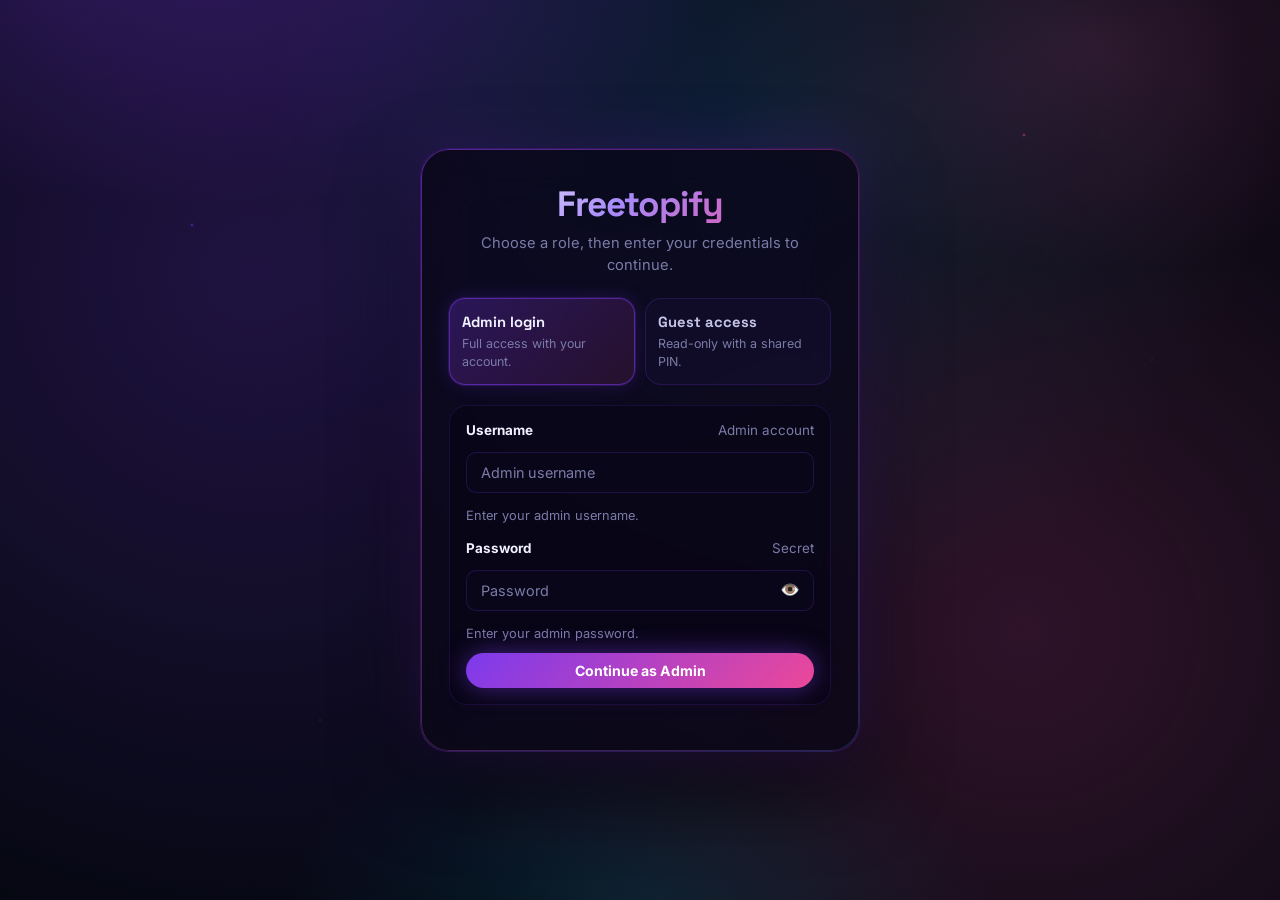
<file: web/login.html>
<!doctype html>
<html lang="en">
<head>
  <meta charset="utf-8" />
  <meta name="viewport" content="width=device-width, initial-scale=1" />
  <meta name="description" content="Sign in to Freetopify — your private music server." />
  <title>Login — Freetopify</title>
  <link rel="preconnect" href="https://fonts.googleapis.com" />
  <link rel="preconnect" href="https://fonts.gstatic.com" crossorigin />
  <link href="https://fonts.googleapis.com/css2?family=Space+Grotesk:wght@400;500;600;700&family=Inter:wght@400;500;600;700;800&display=swap" rel="stylesheet" />
  <link rel="stylesheet" href="/web/css/reset.css?v=20260524-13" />
  <link rel="stylesheet" href="/web/css/variables.css?v=20260524-13" />
  <link rel="stylesheet" href="/web/css/app.css?v=20260524-13" />
  <style>
    /* ── Login page overrides ── */
    body {
      display: flex;
      align-items: center;
      justify-content: center;
      height: 100dvh;
      padding: 20px;
      overflow: hidden;
    }

    /* animated mesh orbs for login */
    body::after {
      content: '';
      position: fixed;
      inset: 0;
      background:
        radial-gradient(circle 700px at 20% 30%,  rgba(124,58,237,0.22), transparent),
        radial-gradient(circle 600px at 80% 70%,  rgba(236,72,153,0.18), transparent),
        radial-gradient(circle 500px at 60% 15%,  rgba(6,182,212,0.12), transparent);
      pointer-events: none;
      animation: loginMesh 12s ease-in-out infinite alternate;
    }

    @keyframes loginMesh {
      0%   { transform: translate(0,0) scale(1); }
      50%  { transform: translate(30px,20px) scale(1.06); }
      100% { transform: translate(-15px,35px) scale(0.96); }
    }

    /* floating particles */
    body::before {
      content: '';
      position: fixed;
      inset: 0;
      background-image:
        radial-gradient(2px 2px at 15% 25%, rgba(124,58,237,0.6), transparent),
        radial-gradient(2px 2px at 80% 15%, rgba(236,72,153,0.6), transparent),
        radial-gradient(2px 2px at 60% 75%, rgba(6,182,212,0.5), transparent),
        radial-gradient(1px 1px at 40% 50%, rgba(255,255,255,0.4), transparent),
        radial-gradient(1px 1px at 90% 40%, rgba(124,58,237,0.5), transparent),
        radial-gradient(1px 1px at 25% 80%, rgba(236,72,153,0.4), transparent);
      pointer-events: none;
      animation: particleDrift 20s linear infinite;
    }

    @keyframes particleDrift {
      0%   { transform: translateY(0); opacity: 0.8; }
      100% { transform: translateY(-40px); opacity: 1; }
    }

    /* ── Card ── */
    .login-card {
      position: relative;
      z-index: 1;
      width: 100%;
      max-width: 440px;
      padding: 32px 28px;
      background: rgba(10, 8, 24, 0.82);
      border: 1px solid rgba(124, 58, 237, 0.32);
      border-radius: 28px;
      backdrop-filter: blur(28px) saturate(1.5);
      -webkit-backdrop-filter: blur(28px) saturate(1.5);
      box-shadow:
        0 0 0 1px rgba(236,72,153,0.08) inset,
        0 0 60px rgba(124,58,237,0.2),
        0 32px 80px rgba(0,0,0,0.7);
      text-align: center;
      animation: cardEntrance 0.6s cubic-bezier(0.34,1.56,0.64,1) both;
    }

    @keyframes cardEntrance {
      from { transform: translateY(30px) scale(0.95); opacity: 0; }
      to   { transform: translateY(0)    scale(1);    opacity: 1; }
    }

    /* shimmer border */
    .login-card::before {
      content: '';
      position: absolute;
      inset: 0;
      border-radius: inherit;
      padding: 1px;
      background: linear-gradient(135deg,
        rgba(124,58,237,0.6) 0%,
        rgba(236,72,153,0.3) 40%,
        rgba(6,182,212,0.2) 100%
      );
      -webkit-mask: linear-gradient(#000 0 0) content-box, linear-gradient(#000 0 0);
      -webkit-mask-composite: xor;
      mask-composite: exclude;
      pointer-events: none;
    }

    /* ── Logo / brand ── */
    .login-logo {
      margin: 0 0 6px;
      font-family: 'Space Grotesk', sans-serif;
      font-size: 2.2rem;
      font-weight: 700;
      letter-spacing: -1px;
      background: linear-gradient(135deg, #fff 0%, #a78bfa 45%, #ec4899 100%);
      -webkit-background-clip: text;
      -webkit-text-fill-color: transparent;
      background-clip: text;
      animation: logoPulse 3s ease-in-out infinite alternate;
    }

    @keyframes logoPulse {
      0%   { filter: drop-shadow(0 0 8px rgba(124,58,237,0.5)); }
      100% { filter: drop-shadow(0 0 20px rgba(236,72,153,0.6)); }
    }

    .login-lead {
      margin: 0 0 22px;
      color: var(--muted);
      font-size: 0.92rem;
      line-height: 1.5;
    }

    /* ── Role switcher ── */
    .role-switcher {
      display: grid;
      grid-template-columns: repeat(2, minmax(0,1fr));
      gap: 10px;
      margin-bottom: 20px;
    }

    .role-option {
      border: 1px solid rgba(124,58,237,0.2);
      background: rgba(20, 16, 48, 0.6);
      color: var(--text-2);
      border-radius: 16px;
      padding: 14px 12px;
      cursor: pointer;
      text-align: left;
      transition:
        transform 0.2s cubic-bezier(0.34,1.56,0.64,1),
        border-color 0.2s,
        box-shadow 0.2s,
        background 0.2s;
      font-family: 'Inter', sans-serif;
    }

    .role-option:hover {
      transform: translateY(-2px);
      border-color: rgba(124,58,237,0.4);
      box-shadow: 0 8px 24px rgba(0,0,0,0.3);
    }

    .role-option.is-active {
      background: linear-gradient(135deg, rgba(124,58,237,0.28), rgba(236,72,153,0.12));
      border-color: rgba(124,58,237,0.55);
      box-shadow: 0 0 0 1px rgba(124,58,237,0.2), 0 0 20px rgba(124,58,237,0.2);
      color: var(--text);
    }

    .role-title {
      font-size: 0.92rem;
      font-weight: 700;
      margin-bottom: 4px;
      font-family: 'Space Grotesk', sans-serif;
    }

    .role-desc {
      font-size: 0.78rem;
      color: var(--muted);
      line-height: 1.4;
    }

    /* ── Step panels ── */
    .step-panel {
      text-align: left;
      margin-bottom: 14px;
      padding: 16px;
      border-radius: 18px;
      background: rgba(8, 6, 22, 0.65);
      border: 1px solid rgba(124,58,237,0.15);
      animation: panelFade 0.3s ease both;
    }

    @keyframes panelFade {
      from { opacity: 0; transform: translateY(6px); }
      to   { opacity: 1; transform: translateY(0); }
    }

    .step-panel[hidden] { display: none; }

    .step-label {
      display: block;
      font-size: 0.72rem;
      letter-spacing: 0.1em;
      text-transform: uppercase;
      color: var(--violet-2);
      margin-bottom: 12px;
      font-weight: 700;
    }

    .hint {
      margin: 6px 0 0;
      color: var(--muted);
      font-size: 0.8rem;
      line-height: 1.45;
    }

    .field-row { display: grid; gap: 8px; }
    .field-row + .field-row { margin-top: 14px; }

    .field-caption {
      display: flex;
      justify-content: space-between;
      gap: 12px;
      align-items: baseline;
      margin-bottom: 6px;
      color: var(--muted);
      font-size: 0.84rem;
    }
    .field-caption strong {
      color: var(--text);
      font-weight: 700;
    }

    .credential-stack { display: grid; gap: 14px; }

    .login-form {
      display: flex;
      flex-direction: column;
      gap: 14px;
      text-align: left;
    }

    .credential-choice { display: none; }
    .credential-choice.is-active { display: block; }

    .divider {
      margin: 16px 0;
      border: none;
      border-top: 1px solid rgba(124,58,237,0.15);
    }

    /* eye toggle button */
    .pwd-toggle {
      position: absolute;
      right: 10px;
      top: 50%;
      transform: translateY(-50%);
      background: none;
      border: none;
      cursor: pointer;
      color: var(--muted);
      font-size: 16px;
      padding: 4px;
      line-height: 1;
      transition: color 0.15s;
    }
    .pwd-toggle:hover { color: var(--violet-2); }

    .pwd-wrap { position: relative; width: 100%; }
    .pwd-wrap .text-input { padding-right: 42px; }
  </style>
</head>
<body>
  <main class="login-card" role="main">
    <h1 class="login-logo">Freetopify</h1>
    <p class="login-lead">Choose a role, then enter your credentials to continue.</p>

    <div class="role-switcher" role="tablist" aria-label="Login type selector">
      <button type="button" class="role-option is-active" data-mode="admin" aria-selected="true">
        <div class="role-title">Admin login</div>
        <div class="role-desc">Full access with your account.</div>
      </button>
      <button type="button" class="role-option" data-mode="guest" aria-selected="false">
        <div class="role-title">Guest access</div>
        <div class="role-desc">Read-only with a shared PIN.</div>
      </button>
    </div>

    <form id="login-form" class="login-form">
      <!-- Admin panel -->
      <section class="step-panel credential-choice is-active" data-mode-panel="admin">
        <div class="field-row">
          <div class="field-caption">
            <strong>Username</strong>
            <span>Admin account</span>
          </div>
          <input id="username" class="text-input" autocomplete="username" placeholder="Admin username" required />
          <p class="hint">Enter your admin username.</p>
        </div>
        <div class="field-row">
          <div class="field-caption">
            <strong>Password</strong>
            <span>Secret</span>
          </div>
          <div class="pwd-wrap">
            <input id="password" class="text-input" type="password" autocomplete="current-password" placeholder="Password" required />
            <button type="button" id="toggle-pwd" class="pwd-toggle" aria-label="Toggle password visibility">👁️</button>
          </div>
          <p class="hint">Enter your admin password.</p>
        </div>
        <button type="submit" class="primary-btn" style="width:100%;margin-top:10px;">Continue as Admin</button>
      </section>

      <!-- Guest panel -->
      <section class="step-panel credential-choice" data-mode-panel="guest" hidden>
        <div class="field-row">
          <div class="field-caption">
            <strong>Name</strong>
            <span>Display name</span>
          </div>
          <input id="guest-name" class="text-input" autocomplete="nickname" placeholder="Your name" required />
          <p class="hint">Enter the name you want shown.</p>
        </div>
        <div class="field-row">
          <div class="field-caption">
            <strong>Guest PIN</strong>
            <span>Access code</span>
          </div>
          <input id="guest-pin" class="text-input" type="password" autocomplete="one-time-code" placeholder="Guest PIN" required />
          <p class="hint">Enter the shared guest PIN.</p>
        </div>
        <button type="submit" class="secondary-btn" style="width:100%;margin-top:10px;">Continue as Guest</button>
      </section>
    </form>
  </main>

  <script type="module" src="/web/js/auth.js?v=20260524-13"></script>
  <script>
    const toggle = document.getElementById('toggle-pwd');
    const roleButtons = Array.from(document.querySelectorAll('.role-option'));
    const panels = Array.from(document.querySelectorAll('[data-mode-panel]'));
    let activeMode = 'admin';

    function setMode(mode) {
      activeMode = mode;
      roleButtons.forEach((btn) => {
        const isActive = btn.dataset.mode === mode;
        btn.classList.toggle('is-active', isActive);
        btn.setAttribute('aria-selected', String(isActive));
      });
      panels.forEach((panel) => {
        const isActive = panel.dataset.modePanel === mode;
        panel.classList.toggle('is-active', isActive);
        panel.hidden = !isActive;
        panel.querySelectorAll('input, textarea, select').forEach((f) => {
          f.disabled = !isActive;
        });
      });
    }

    roleButtons.forEach((btn) => btn.addEventListener('click', () => setMode(btn.dataset.mode)));

    if (toggle) {
      toggle.addEventListener('click', () => {
        const pwd = document.getElementById('password');
        if (!pwd) return;
        if (pwd.type === 'password') { pwd.type = 'text'; toggle.textContent = '🙈'; }
        else { pwd.type = 'password'; toggle.textContent = '👁️'; }
      });
    }

    setMode(activeMode);
  </script>
</body>
</html>
</file>
<file: web/css/variables.css>
:root {
  /* ── Base Background Stack ── */
  --bg0: #060811;
  --bg1: #0d0f1e;
  --bg2: #141629;
  --bg3: #1c1f38;

  /* ── Neon Palette ── */
  --violet:    #7c3aed;
  --violet-2:  #9d5ff5;
  --pink:      #ec4899;
  --pink-2:    #f472b6;
  --cyan:      #06b6d4;
  --cyan-2:    #22d3ee;
  --amber:     #f59e0b;

  /* ── Surface & Border ── */
  --surface-0: rgba(12, 14, 28, 0.82);
  --surface-1: rgba(20, 22, 42, 0.78);
  --surface-2: rgba(28, 31, 56, 0.72);
  --line:      rgba(124, 58, 237, 0.22);
  --line-2:    rgba(236, 72, 153, 0.14);

  /* ── Text ── */
  --text:      #f0f0ff;
  --text-2:    #c4c4e8;
  --muted:     #7b7ba8;

  /* ── Glow Shadows ── */
  --glow-violet: 0 0 24px rgba(124, 58, 237, 0.5);
  --glow-pink:   0 0 20px rgba(236, 72, 153, 0.45);
  --glow-cyan:   0 0 20px rgba(6, 182, 212, 0.45);

  /* ── Radius ── */
  --radius-xl: 24px;
  --radius-lg: 18px;
  --radius-md: 14px;
  --radius-sm: 10px;
  --radius-xs: 6px;

  /* ── Spacing ── */
  --space-1:  8px;
  --space-2: 16px;
  --space-3: 24px;
  --space-4: 32px;

  /* ── Animation ── */
  --ease-spring:  cubic-bezier(0.34, 1.56, 0.64, 1);
  --ease-smooth:  cubic-bezier(0.4, 0, 0.2, 1);
  --dur-fast:  150ms;
  --dur-med:   250ms;
  --dur-slow:  400ms;

  /* ── Typography ── */
  --font-head: 'Space Grotesk', 'Inter', system-ui, sans-serif;
  --font-body: 'Inter', system-ui, sans-serif;
}
</file>
<file: web/css/app.css>
/* ============================================================
   FREETOPIFY — Gen Z Edition  ·  app.css
   ============================================================ */

/* ── Base ─────────────────────────────────────────────────── */
html, body { height: 100%; }

body {
  font-family: var(--font-body);
  color: var(--text);
  background: var(--bg0);
  background-image:
    radial-gradient(ellipse 80vw 60vh at 15% -10%, rgba(124,58,237,0.28) 0%, transparent 55%),
    radial-gradient(ellipse 60vw 50vh at 85% 5%,  rgba(236,72,153,0.18) 0%, transparent 50%),
    radial-gradient(ellipse 50vw 40vh at 50% 100%,rgba(6,182,212,0.14) 0%, transparent 55%);
  display: flex;
  flex-direction: column;
  height: 100dvh;
  overflow: hidden;
}

a { color: inherit; }

/* ── Animated mesh orbs ────────────────────────────────────── */
body::before {
  content: '';
  position: fixed;
  inset: 0;
  background:
    radial-gradient(circle 600px at 10% 20%,  rgba(124,58,237,0.12), transparent),
    radial-gradient(circle 500px at 90% 80%,  rgba(236,72,153,0.10), transparent),
    radial-gradient(circle 400px at 60% 50%,  rgba(6,182,212,0.08), transparent);
  pointer-events: none;
  z-index: 0;
  animation: meshDrift 18s ease-in-out infinite alternate;
}

@keyframes meshDrift {
  0%   { transform: translate(0,0) scale(1); }
  50%  { transform: translate(20px,15px) scale(1.04); }
  100% { transform: translate(-10px,25px) scale(0.98); }
}

/* ── App shell grid ────────────────────────────────────────── */
.app-shell {
  position: relative;
  z-index: 1;
  flex: 1;
  min-height: 0;
  display: grid;
  grid-template-columns: 220px minmax(0,1fr) 260px;
  gap: 12px;
  padding: 12px;
}

/* ── Glassmorphism panel mixin ─────────────────────────────── */
.sidebar, .content-wrap, .right-panel {
  position: relative;
  background: var(--surface-0);
  border: 1px solid var(--line);
  border-radius: var(--radius-lg);
  backdrop-filter: blur(20px) saturate(1.4);
  -webkit-backdrop-filter: blur(20px) saturate(1.4);
  box-shadow:
    0 2px 0 rgba(255,255,255,0.04) inset,
    0 16px 40px rgba(0,0,0,0.55);
  overflow: hidden;
}

/* Fallback for browsers/environments with no backdrop-filter support */
@supports not ((-webkit-backdrop-filter: blur(1px)) or (backdrop-filter: blur(1px))) {
  .sidebar, .content-wrap, .right-panel {
    background: rgba(12, 14, 28, 0.97);
    box-shadow:
      0 2px 0 rgba(255,255,255,0.03) inset,
      0 16px 40px rgba(0,0,0,0.65);
  }
}

/* inner gradient shimmer border */
.sidebar::before, .content-wrap::before, .right-panel::before {
  content: '';
  position: absolute;
  inset: 0;
  border-radius: inherit;
  padding: 1px;
  background: linear-gradient(
    135deg,
    rgba(124,58,237,0.45) 0%,
    rgba(236,72,153,0.2) 40%,
    rgba(6,182,212,0.15) 100%
  );
  -webkit-mask: linear-gradient(#000 0 0) content-box, linear-gradient(#000 0 0);
  -webkit-mask-composite: xor;
  mask-composite: exclude;
  pointer-events: none;
}

/* ── Sidebar ───────────────────────────────────────────────── */
.sidebar {
  padding: 20px 12px 16px;
  display: flex;
  flex-direction: column;
  gap: 8px;
}

.brand {
  font-family: var(--font-head);
  font-weight: 700;
  font-size: 1.6rem;
  letter-spacing: -0.5px;
  background: linear-gradient(135deg, #fff 0%, var(--violet-2) 50%, var(--pink) 100%);
  -webkit-background-clip: text;
  -webkit-text-fill-color: transparent;
  background-clip: text;
  margin-bottom: 4px;
  padding: 0 6px;
}

.side-nav {
  display: flex;
  flex-direction: column;
  gap: 3px;
  align-self: start;
}

.side-link {
  display: flex;
  align-items: center;
  gap: 10px;
  text-decoration: none;
  color: var(--muted);
  padding: 11px 13px;
  border-radius: var(--radius-sm);
  font-size: 0.93rem;
  font-weight: 600;
  letter-spacing: 0.01em;
  transition: color var(--dur-med) var(--ease-smooth),
              background var(--dur-med) var(--ease-smooth),
              transform var(--dur-fast) var(--ease-spring);
  position: relative;
  overflow: hidden;
}

.side-link .nav-icon {
  width: 18px;
  height: 18px;
  flex-shrink: 0;
  opacity: 0.75;
  transition: opacity var(--dur-med), transform var(--dur-med) var(--ease-spring);
}

.side-link::before {
  content: '';
  position: absolute;
  inset: 0;
  background: linear-gradient(90deg, rgba(124,58,237,0.18), rgba(236,72,153,0.08));
  opacity: 0;
  transition: opacity var(--dur-med);
  border-radius: inherit;
}

.side-link:hover {
  color: var(--text);
  transform: translateX(3px);
}
.side-link:hover::before { opacity: 1; }
.side-link:hover .nav-icon { opacity: 1; transform: scale(1.15); }

.side-link.active {
  color: #fff;
  background: linear-gradient(90deg, rgba(124,58,237,0.32), rgba(236,72,153,0.14));
  border: 1px solid rgba(124,58,237,0.35);
  box-shadow: var(--glow-violet), inset 0 1px 0 rgba(255,255,255,0.08);
}
.side-link.active .nav-icon { opacity: 1; }
.side-link.active::before { opacity: 0; }

/* ── Content wrap ──────────────────────────────────────────── */
.content-wrap {
  display: grid;
  grid-template-rows: auto 1fr;
  overflow: hidden;
}

.content-top {
  padding: 14px 20px 12px;
  border-bottom: 1px solid var(--line);
  display: flex;
  align-items: center;
  gap: 12px;
}

.content-title {
  font-family: var(--font-head);
  font-size: 1.35rem;
  font-weight: 700;
  letter-spacing: -0.3px;
  background: linear-gradient(90deg, var(--text), var(--text-2));
  -webkit-background-clip: text;
  -webkit-text-fill-color: transparent;
  background-clip: text;
}

.view {
  overflow: auto;
  padding: 0;
  scroll-behavior: smooth;
  display: flex;
  flex-direction: column;
}

.view > * { min-width: 0; }

/* Inner panels fill view with their own internal padding */
.view > .panel {
  flex-shrink: 0;      /* don't shrink — let content determine height */
  padding: 18px 20px;
  border-radius: 0;
  border: none;
  background: transparent;
  box-shadow: none;
}

/* Panels inside panels keep their own styling */
.panel .panel {
  background: var(--surface-1);
  border: 1px solid var(--line);
  border-radius: var(--radius-lg);
  box-shadow: 0 12px 36px rgba(0,0,0,0.4);
}



.view::-webkit-scrollbar { width: 5px; }
.view::-webkit-scrollbar-track { background: transparent; }
.view::-webkit-scrollbar-thumb {
  background: rgba(124,58,237,0.4);
  border-radius: 99px;
}

/* ── Right panel (Queue) ───────────────────────────────────── */
.right-panel {
  padding: 16px 14px;
  display: grid;
  grid-template-rows: auto 1fr;
  gap: 8px;
  overflow: hidden;
}

.right-title {
  font-family: var(--font-head);
  font-size: 0.85rem;
  font-weight: 700;
  letter-spacing: 0.1em;
  text-transform: uppercase;
  color: var(--muted);
  padding-bottom: 10px;
  border-bottom: 1px solid var(--line);
}

.queue-list {
  overflow: auto;
  color: var(--muted);
  font-size: 0.88rem;
  display: flex;
  flex-direction: column;
  gap: 2px;
}

.queue-list::-webkit-scrollbar { width: 3px; }
.queue-list::-webkit-scrollbar-thumb {
  background: rgba(124,58,237,0.3);
  border-radius: 99px;
}

/* queue item (set via JS) */
.queue-item {
  padding: 7px 8px;
  border-radius: var(--radius-xs);
  cursor: pointer;
  transition: background var(--dur-fast), color var(--dur-fast);
  font-size: 0.84rem;
  line-height: 1.4;
  border-bottom: 1px solid rgba(124,58,237,0.08);
}
.queue-item:hover { background: rgba(124,58,237,0.12) !important; color: var(--text) !important; }
.queue-item.playing { color: var(--violet-2) !important; font-weight: 600; }

/* ============================================================
   NOW-BAR — Fixed bottom player
   ============================================================ */
.now-bar {
  position: relative;
  z-index: 10;
  flex-shrink: 0;
  height: 90px;
  margin: 0 12px 12px;
  background: linear-gradient(
    135deg,
    rgba(12,8,28,0.92) 0%,
    rgba(20,16,48,0.88) 100%
  );
  border: 1px solid rgba(124,58,237,0.28);
  border-radius: var(--radius-lg);
  backdrop-filter: blur(28px) saturate(1.6);
  -webkit-backdrop-filter: blur(28px) saturate(1.6);
  box-shadow:
    0 0 0 1px rgba(236,72,153,0.08) inset,
    0 -4px 24px rgba(124,58,237,0.22),
    0 20px 40px rgba(0,0,0,0.6);
  display: grid;
  grid-template-columns: minmax(180px,1fr) minmax(0,480px) minmax(140px,1fr);
  gap: 8px;
  align-items: center;
  padding: 0 18px;
  cursor: pointer;
}

@supports not ((-webkit-backdrop-filter: blur(1px)) or (backdrop-filter: blur(1px))) {
  .now-bar {
    background: linear-gradient(
      135deg,
      rgba(10, 8, 20, 0.98) 0%,
      rgba(18, 14, 36, 0.98) 100%
    );
  }
}

.now-bar::before {
  content: '';
  position: absolute;
  inset: 0;
  border-radius: inherit;
  background: linear-gradient(90deg,
    rgba(124,58,237,0.06) 0%,
    transparent 40%,
    rgba(236,72,153,0.04) 100%
  );
  pointer-events: none;
}

/* ── Now meta (left) ── */
.now-meta {
  display: flex;
  align-items: center;
  gap: 12px;
  min-width: 0;
  overflow: hidden;
}

.thumb-fallback, .thumb-img {
  width: 58px;
  height: 58px;
  border-radius: 12px;
  flex-shrink: 0;
}

.thumb-fallback {
  background: linear-gradient(135deg, var(--violet), var(--pink));
  display: grid;
  place-items: center;
  font-size: 1.3rem;
  box-shadow: var(--glow-violet);
}

.thumb-img {
  object-fit: cover;
  border: 1px solid rgba(124,58,237,0.4);
  box-shadow: var(--glow-violet);
}

.now-text { min-width: 0; }

.now-title {
  font-family: var(--font-head);
  font-size: 0.92rem;
  font-weight: 700;
  white-space: nowrap;
  overflow: hidden;
  text-overflow: ellipsis;
  color: var(--text);
  letter-spacing: -0.2px;
}

.now-sub {
  font-size: 0.78rem;
  color: var(--muted);
  white-space: nowrap;
  overflow: hidden;
  text-overflow: ellipsis;
  margin-top: 2px;
}

/* ── Controls (center) ── */
.now-controls {
  display: flex;
  flex-direction: column;
  align-items: center;
  gap: 6px;
  min-width: 0;
}

.control-buttons {
  display: flex;
  align-items: center;
  justify-content: center;
  gap: 6px;
}

.ctl {
  width: 36px;
  height: 36px;
  border-radius: 50%;
  border: none;
  background: transparent;
  color: var(--muted);
  cursor: pointer;
  display: flex;
  align-items: center;
  justify-content: center;
  transition:
    color var(--dur-fast),
    background var(--dur-fast),
    transform var(--dur-fast) var(--ease-spring),
    box-shadow var(--dur-fast);
}

.ctl:hover {
  color: var(--text);
  background: rgba(124,58,237,0.18);
  transform: scale(1.12);
}

.ctl-active {
  color: var(--violet-2) !important;
  text-shadow: 0 0 8px var(--violet);
}

.ctl-main {
  width: 46px;
  height: 46px;
  background: linear-gradient(135deg, var(--violet), var(--pink));
  color: #fff;
  box-shadow: var(--glow-violet), var(--glow-pink);
  border: 1px solid rgba(255,255,255,0.12);
}

.ctl-main:hover {
  background: linear-gradient(135deg, var(--violet-2), var(--pink-2));
  transform: scale(1.14);
  box-shadow: 0 0 32px rgba(124,58,237,0.7), 0 0 20px rgba(236,72,153,0.6);
  color: #fff;
}

/* ── Progress bar ── */
.progress-wrap {
  display: grid;
  grid-template-columns: 38px 1fr 38px;
  align-items: center;
  gap: 8px;
  width: 100%;
  color: var(--muted);
  font-size: 0.75rem;
  font-variant-numeric: tabular-nums;
}

/* ── Custom range slider ── */
input[type="range"] {
  -webkit-appearance: none;
  appearance: none;
  width: 100%;
  height: 4px;
  background: rgba(124,58,237,0.2);
  border-radius: 99px;
  outline: none;
  cursor: pointer;
  transition: height var(--dur-fast);
}

input[type="range"]:hover { height: 6px; }

input[type="range"]::-webkit-slider-thumb {
  -webkit-appearance: none;
  appearance: none;
  width: 14px;
  height: 14px;
  background: var(--violet-2);
  border-radius: 50%;
  box-shadow: 0 0 8px var(--violet);
  cursor: pointer;
  transition: transform var(--dur-fast) var(--ease-spring);
}

input[type="range"]::-webkit-slider-thumb:hover {
  transform: scale(1.3);
  box-shadow: 0 0 14px var(--violet);
}

input[type="range"]::-moz-range-thumb {
  width: 14px;
  height: 14px;
  background: var(--violet-2);
  border-radius: 50%;
  border: none;
  box-shadow: 0 0 8px var(--violet);
  cursor: pointer;
}

/* Filled track (webkit hack via accent) */
input[type="range"] { accent-color: var(--violet-2); }

/* ── Volume (right) ── */
.volume-wrap {
  display: flex;
  justify-content: flex-end;
  align-items: center;
  gap: 8px;
}

.volume-wrap svg { color: var(--muted); flex-shrink: 0; }

.volume-wrap input { width: 110px; }

/* ============================================================
   PANELS & SHARED COMPONENTS
   ============================================================ */
.panel {
  position: relative;
  background: var(--surface-1);
  border: 1px solid var(--line);
  border-radius: var(--radius-lg);
  padding: 18px;
  box-shadow: 0 8px 32px rgba(0,0,0,0.4);
}

.panel::before {
  content: '';
  position: absolute;
  inset: 0;
  border-radius: inherit;
  padding: 1px;
  background: linear-gradient(135deg, rgba(124,58,237,0.3), rgba(236,72,153,0.12), transparent);
  -webkit-mask: linear-gradient(#000 0 0) content-box, linear-gradient(#000 0 0);
  -webkit-mask-composite: xor;
  mask-composite: exclude;
  pointer-events: none;
}

/* ── Section headings ── */
.section-title {
  font-family: var(--font-head);
  font-size: 0.82rem;
  font-weight: 700;
  letter-spacing: 0.1em;
  text-transform: uppercase;
  color: var(--muted);
  margin-bottom: 14px;
}

/* ── Breadcrumb ── */
.crumb {
  color: var(--muted);
  margin-bottom: 14px;
  font-size: 0.88rem;
  display: flex;
  align-items: center;
  gap: 6px;
  flex-wrap: wrap;
}
.crumb a {
  color: var(--violet-2);
  text-decoration: none;
  transition: color var(--dur-fast);
}
.crumb a:hover { color: var(--pink-2); }

/* ── Buttons ── */
.primary-btn {
  display: inline-flex;
  align-items: center;
  justify-content: center;
  gap: 8px;
  background: linear-gradient(135deg, var(--violet), var(--pink));
  color: #fff;
  border: none;
  border-radius: 999px;
  padding: 9px 20px;
  font-size: 0.88rem;
  font-weight: 700;
  font-family: var(--font-body);
  cursor: pointer;
  box-shadow: var(--glow-violet);
  transition:
    transform var(--dur-fast) var(--ease-spring),
    box-shadow var(--dur-fast),
    opacity var(--dur-fast);
  white-space: nowrap;
}
.primary-btn:hover {
  transform: translateY(-2px) scale(1.03);
  box-shadow: 0 0 28px rgba(124,58,237,0.65), 0 0 18px rgba(236,72,153,0.5);
}
.primary-btn:active { transform: scale(0.97); }

.secondary-btn {
  display: inline-flex;
  align-items: center;
  justify-content: center;
  gap: 8px;
  background: rgba(124,58,237,0.12);
  color: var(--text-2);
  border: 1px solid rgba(124,58,237,0.32);
  border-radius: 999px;
  padding: 8px 16px;
  font-size: 0.86rem;
  font-weight: 600;
  font-family: var(--font-body);
  cursor: pointer;
  transition:
    transform var(--dur-fast) var(--ease-spring),
    background var(--dur-fast),
    border-color var(--dur-fast),
    color var(--dur-fast);
  white-space: nowrap;
}
.secondary-btn:hover {
  background: rgba(124,58,237,0.22);
  border-color: rgba(124,58,237,0.5);
  color: var(--text);
  transform: translateY(-1px);
}
.secondary-btn:disabled {
  opacity: 0.35;
  cursor: default;
  transform: none;
}

/* ── Form elements ── */
.form-grid { display: grid; gap: 12px; }

.text-input, .select-input {
  width: 100%;
  background: rgba(10, 8, 28, 0.7);
  border: 1px solid rgba(124,58,237,0.22);
  border-radius: var(--radius-sm);
  color: var(--text);
  padding: 11px 14px;
  font-size: 0.9rem;
  font-family: var(--font-body);
  outline: none;
  transition: border-color var(--dur-fast), box-shadow var(--dur-fast);
}
.text-input:focus, .select-input:focus {
  border-color: var(--violet-2);
  box-shadow: 0 0 0 3px rgba(124,58,237,0.18);
}
.text-input::placeholder { color: var(--muted); }

.select-input option { background: #0d0f1e; }

.log {
  margin-top: 12px;
  min-height: 160px;
  max-height: 260px;
  overflow: auto;
  background: rgba(4, 4, 14, 0.8);
  border: 1px solid rgba(124,58,237,0.18);
  border-radius: var(--radius-sm);
  padding: 12px;
  color: var(--muted);
  font-size: 0.8rem;
  font-family: 'Courier New', monospace;
  line-height: 1.6;
}
.log::-webkit-scrollbar { width: 4px; }
.log::-webkit-scrollbar-thumb { background: rgba(124,58,237,0.3); border-radius: 99px; }

/* ============================================================
   LIBRARY VIEW
   ============================================================ */
.folder-grid {
  display: grid;
  grid-template-columns: repeat(auto-fill, minmax(200px, 1fr));
  gap: 14px;
  margin-top: 4px;
}

.folder-card {
  position: relative;
  display: flex;
  align-items: center;
  gap: 14px;
  background: var(--surface-1);
  border: 1px solid var(--line);
  padding: 14px;
  border-radius: var(--radius-md);
  cursor: pointer;
  text-align: left;
  width: 100%;
  box-sizing: border-box;
  transition:
    transform var(--dur-med) var(--ease-spring),
    border-color var(--dur-med),
    box-shadow var(--dur-med),
    background var(--dur-med);
  overflow: hidden;
}

.folder-card::before {
  content: '';
  position: absolute;
  inset: 0;
  background: linear-gradient(135deg, rgba(124,58,237,0.12), rgba(236,72,153,0.06));
  opacity: 0;
  transition: opacity var(--dur-med);
  border-radius: inherit;
}

.folder-card:hover {
  border-color: rgba(124,58,237,0.5);
  background: var(--surface-2);
  transform: translateY(-3px) scale(1.01);
  box-shadow: 0 8px 28px rgba(0,0,0,0.4), var(--glow-violet);
}
.folder-card:hover::before { opacity: 1; }

.folder-card-cover-wrap {
  width: 56px;
  height: 56px;
  border-radius: var(--radius-sm);
  overflow: hidden;
  flex-shrink: 0;
  background: linear-gradient(135deg, var(--violet), var(--bg3));
  display: grid;
  place-items: center;
  box-shadow: 0 4px 12px rgba(0,0,0,0.4);
  position: relative;
  z-index: 1;
}

.folder-card-cover {
  width: 100%;
  height: 100%;
  object-fit: cover;
  transition: transform var(--dur-slow) var(--ease-smooth);
}
.folder-card:hover .folder-card-cover { transform: scale(1.1); }

.folder-card-body {
  display: flex;
  flex-direction: column;
  gap: 4px;
  overflow: hidden;
  position: relative;
  z-index: 1;
}

.folder-card-body strong {
  font-family: var(--font-head);
  font-size: 0.95rem;
  font-weight: 700;
  color: var(--text);
  white-space: nowrap;
  overflow: hidden;
  text-overflow: ellipsis;
}

.folder-card .track-ext {
  color: var(--muted);
  font-size: 0.8rem;
}

/* ── Track table ── */
.track-table {
  width: 100%;
  border-collapse: collapse;
  margin-top: 4px;
}

.track-table tr {
  border-bottom: 1px solid rgba(124,58,237,0.08);
  transition: background var(--dur-fast);
}
.track-table tr:hover { background: rgba(124,58,237,0.07); border-radius: var(--radius-xs); }

.track-table td {
  padding: 8px 4px;
  vertical-align: middle;
}

.track-row-btn {
  width: 100%;
  display: grid;
  grid-template-columns: 36px 1fr auto auto;
  align-items: center;
  gap: 10px;
  background: transparent;
  border: none;
  color: var(--text);
  text-align: left;
  cursor: pointer;
  padding: 4px 6px;
  border-radius: var(--radius-xs);
  transition: background var(--dur-fast);
  font-family: var(--font-body);
}
.track-row-btn:hover { background: rgba(124,58,237,0.1); }

.mini-thumb-fallback, .mini-thumb-img {
  width: 34px;
  height: 34px;
  border-radius: 8px;
}

.mini-thumb-fallback {
  background: linear-gradient(135deg, var(--violet), var(--pink));
  display: grid;
  place-items: center;
  font-size: 0.78rem;
  font-weight: 700;
}

.mini-thumb-img {
  object-fit: cover;
  border: 1px solid rgba(124,58,237,0.3);
}

.track-name {
  font-size: 0.9rem;
  font-weight: 500;
  white-space: nowrap;
  overflow: hidden;
  text-overflow: ellipsis;
}

.track-ext, .track-time {
  color: var(--muted);
  font-size: 0.78rem;
  white-space: nowrap;
}

.empty-note {
  text-align: left !important;
  color: var(--muted) !important;
  padding: 10px 2px;
  font-size: 0.88rem;
}

/* ============================================================
   PLAYER VIEW
   ============================================================ */
.player-hero {
  position: relative;
  overflow: hidden;
  flex: 1;
  min-height: 0;
  border-radius: var(--radius-lg);
  display: flex;
  flex-direction: column;
}

.player-ambient {
  position: absolute;
  inset: -30% -20% auto -20%;
  height: 80%;
  background:
    radial-gradient(circle at 30% 40%, rgba(124,58,237,0.45), transparent 44%),
    radial-gradient(circle at 70% 30%, rgba(236,72,153,0.30), transparent 48%),
    radial-gradient(circle at 50% 70%, rgba(6,182,212,0.25), transparent 50%);
  filter: blur(48px) saturate(1.4);
  pointer-events: none;
  animation: ambientPulse 6s ease-in-out infinite alternate;
}

@keyframes ambientPulse {
  0%   { opacity: 0.7; transform: scale(1); }
  100% { opacity: 1;   transform: scale(1.08); }
}

.player-stage {
  position: relative;
  z-index: 1;
  flex: 1;
  display: flex;
  align-items: center;
  justify-content: center;
  gap: 40px;
  padding: 28px 24px;
}

.vinyl-wrap {
  display: grid;
  place-items: center;
}

.vinyl-disk {
  width: clamp(220px, 26vw, 300px);
  height: clamp(220px, 26vw, 300px);
  border-radius: 50%;
  position: relative;
  background: radial-gradient(circle at 50% 50%, #13102a 0 18%, #06040f 19% 100%);
  box-shadow:
    0 0 0 6px rgba(124,58,237,0.12),
    0 0 60px rgba(124,58,237,0.35),
    0 0 120px rgba(236,72,153,0.18),
    0 30px 60px rgba(0,0,0,0.7);
  transition: box-shadow 0.6s var(--ease-smooth);
}

.vinyl-disk.spinning {
  box-shadow:
    0 0 0 6px rgba(124,58,237,0.2),
    0 0 80px rgba(124,58,237,0.55),
    0 0 140px rgba(236,72,153,0.28),
    0 30px 60px rgba(0,0,0,0.7);
}

.vinyl-grooves {
  position: absolute;
  inset: 8%;
  border-radius: 50%;
  background: repeating-radial-gradient(
    circle at center,
    rgba(255,255,255,0.03) 0 1px,
    transparent 1px 7px
  );
}

.vinyl-art, .vinyl-fallback {
  position: absolute;
  width: 44%;
  height: 44%;
  border-radius: 50%;
  left: 50%;
  top: 50%;
  transform: translate(-50%, -50%);
}

.vinyl-art {
  object-fit: cover;
  border: 2px solid rgba(124,58,237,0.5);
  box-shadow: 0 0 20px rgba(124,58,237,0.4);
}

.vinyl-fallback {
  display: grid;
  place-items: center;
  background: linear-gradient(135deg, var(--violet), var(--pink));
  color: #fff;
  font-size: 1.8rem;
  font-weight: 800;
  box-shadow: var(--glow-violet);
}

.vinyl-core {
  position: absolute;
  width: 14px;
  height: 14px;
  border-radius: 50%;
  background: #e0d8ff;
  left: 50%;
  top: 50%;
  transform: translate(-50%, -50%);
  box-shadow: 0 0 6px rgba(124,58,237,0.8), 0 0 0 2px rgba(255,255,255,0.2);
  z-index: 2;
}

.vinyl-disk.spinning {
  animation: spinDisc 10s linear infinite;
}

@keyframes spinDisc {
  from { transform: rotate(0deg); }
  to   { transform: rotate(360deg); }
}

.player-meta { min-width: 0; }

.hero-title {
  font-family: var(--font-head);
  font-size: clamp(1.6rem, 2.8vw, 2.8rem);
  line-height: 1.1;
  font-weight: 700;
  letter-spacing: -0.5px;
  background: linear-gradient(135deg, #fff 30%, var(--violet-2) 70%, var(--pink-2) 100%);
  -webkit-background-clip: text;
  -webkit-text-fill-color: transparent;
  background-clip: text;
  margin-top: 8px;
  text-wrap: balance;
}

.hero-path {
  margin-top: 10px;
  color: var(--muted);
  font-size: 0.88rem;
  overflow-wrap: anywhere;
  line-height: 1.5;
}

/* ============================================================
   ABOUT VIEW
   ============================================================ */
.about-shell {
  display: grid;
  grid-template-rows: auto minmax(0, 1fr);
  gap: 12px;
  align-content: stretch;
  height: 100%;
  min-height: 0;
}

.about-hero {
  display: grid;
  gap: 12px;
  grid-template-columns: minmax(0,1fr);
  align-items: stretch;
}

.about-strip {
  display: grid;
  grid-template-columns: repeat(4, minmax(0,1fr));
  grid-auto-rows: 1fr;
  gap: 12px;
  align-items: stretch;
  min-height: 0;
}

.about-card {
  position: relative;
  overflow: hidden;
  background: var(--surface-1);
  border: 1px solid var(--line);
  border-radius: var(--radius-lg);
  padding: 22px;
  box-shadow: 0 12px 36px rgba(0,0,0,0.4);
  transition: box-shadow var(--dur-med), border-color var(--dur-med);
}

.about-card::before {
  content: '';
  position: absolute;
  inset: 0;
  border-radius: inherit;
  background:
    radial-gradient(circle at 15% 10%, rgba(124,58,237,0.22), transparent 30%),
    radial-gradient(circle at 85% 5%,  rgba(236,72,153,0.14), transparent 28%);
  pointer-events: none;
}

.about-card:hover {
  border-color: rgba(124,58,237,0.4);
  box-shadow: 0 16px 48px rgba(0,0,0,0.5), var(--glow-violet);
}

.about-main-card, .donate-card {
  display: grid;
  gap: 16px;
  align-content: start;
}

.about-main-card {
  padding: 24px 24px 20px;
  min-height: clamp(270px, 34vh, 420px);
}

.donate-card {
  grid-template-rows: auto auto auto;
  align-self: stretch;
  align-content: space-between;
  min-height: 0;
  padding: 18px 18px 16px;
}

.about-title {
  position: relative;
  z-index: 1;
  display: flex;
  justify-content: space-between;
  gap: 12px;
  align-items: flex-start;
}

.about-kicker {
  color: var(--violet-2);
  font-size: 0.72rem;
  letter-spacing: 0.18em;
  text-transform: uppercase;
  margin-bottom: 8px;
  font-weight: 700;
}

.about-title h2 {
  margin: 0;
  font-family: var(--font-head);
  font-size: clamp(1.45rem, 2.05vw, 1.95rem);
  font-weight: 700;
  letter-spacing: -0.3px;
  line-height: 1.12;
  background: linear-gradient(135deg, var(--text), var(--violet-2));
  -webkit-background-clip: text;
  -webkit-text-fill-color: transparent;
  background-clip: text;
}

.about-subtitle {
  color: var(--muted);
  margin-top: 8px;
  line-height: 1.62;
  font-size: 1.02rem;
  max-width: 72ch;
}

.about-badge {
  display: inline-flex;
  align-items: center;
  justify-content: center;
  padding: 6px 14px;
  border-radius: 999px;
  background: linear-gradient(135deg, rgba(124,58,237,0.25), rgba(236,72,153,0.15));
  border: 1px solid rgba(124,58,237,0.4);
  color: var(--violet-2);
  font-size: 0.7rem;
  font-weight: 800;
  letter-spacing: 0.12em;
  text-transform: uppercase;
  white-space: nowrap;
  box-shadow: var(--glow-violet);
}

.about-grid {
  display: grid;
  grid-template-columns: repeat(2, minmax(0,1fr));
  gap: 12px;
}

.about-stat {
  background: rgba(6,6,20,0.65);
  border: 1px solid rgba(124,58,237,0.16);
  border-radius: var(--radius-md);
  padding: 14px 16px;
  min-width: 0;
  transition: border-color var(--dur-fast), box-shadow var(--dur-fast);
}
.about-stat:hover {
  border-color: rgba(124,58,237,0.32);
  box-shadow: var(--glow-violet);
}

.about-stat-label {
  color: var(--muted);
  font-size: 0.72rem;
  text-transform: uppercase;
  letter-spacing: 0.12em;
  margin-bottom: 6px;
  font-weight: 600;
}

/* Tag label inside mini feature cards — slightly bigger */
.about-mini-card .about-stat-label {
  font-size: 0.75rem;
  letter-spacing: 0.12em;
  margin-top: 8px;
  margin-bottom: 0;
  color: rgba(167,139,250,0.8);
}

.about-stat-value {
  font-family: var(--font-head);
  font-size: clamp(1.02rem, 1.12vw, 1.15rem);
  font-weight: 700;
  line-height: 1.4;
  word-break: break-word;
  color: var(--text);
}

.about-stat-small {
  color: var(--muted);
  font-size: 0.85rem;
  line-height: 1.5;
  margin-top: 4px;
}

.countdown {
  font-variant-numeric: tabular-nums;
  letter-spacing: 0.02em;
  grid-column: 1 / -1;
}

.about-links-block {
  position: relative;
  z-index: 1;
  display: grid;
  gap: 10px;
}

.social-row {
  display: flex;
  flex-wrap: wrap;
  gap: 8px;
}

.social-link {
  display: inline-flex;
  align-items: center;
  gap: 8px;
  padding: 8px 14px;
  border-radius: 999px;
  border: 1px solid rgba(124,58,237,0.25);
  background: rgba(10,8,28,0.7);
  color: var(--text-2);
  text-decoration: none;
  font-weight: 700;
  font-size: 0.84rem;
  line-height: 1;
  transition:
    transform var(--dur-fast) var(--ease-spring),
    border-color var(--dur-fast),
    background var(--dur-fast),
    box-shadow var(--dur-fast);
}
.social-link:hover {
  transform: translateY(-2px);
  border-color: rgba(124,58,237,0.55);
  background: rgba(124,58,237,0.16);
  box-shadow: var(--glow-violet);
  color: var(--text);
}

.social-icon {
  width: 17px;
  height: 17px;
  flex-shrink: 0;
  display: inline-flex;
  align-items: center;
  justify-content: center;
  overflow: hidden;
}
.social-icon svg { width: 100%; height: 100%; display: block; }
.social-icon.github   { color: #e0e0f8; }
.social-icon.instagram { color: var(--pink-2); }

/* Donate */
.donate-cta {
  display: inline-flex;
  align-items: center;
  justify-content: center;
  gap: 10px;
  width: fit-content;
  background: linear-gradient(135deg, var(--amber), #ff6b6b);
  color: #060811;
  border: none;
  border-radius: 999px;
  padding: 11px 22px;
  font-weight: 800;
  font-family: var(--font-body);
  font-size: 0.9rem;
  text-decoration: none;
  box-shadow: 0 8px 24px rgba(245,158,11,0.35);
  cursor: pointer;
  transition:
    transform var(--dur-fast) var(--ease-spring),
    box-shadow var(--dur-fast);
}

.about-mini-donate .donate-cta {
  margin-top: 18px;
  width: 100%;
  justify-content: center;
  font-size: 0.92rem;
  font-weight: 700;
  letter-spacing: 0.01em;
  line-height: 1.2;
  padding: 12px 16px;
  gap: 8px;
}
.donate-cta:hover {
  transform: translateY(-2px) scale(1.04);
  box-shadow: 0 12px 32px rgba(245,158,11,0.5);
}

.donate-placeholder {
  color: var(--muted);
  font-size: 0.86rem;
  line-height: 1.55;
  margin-top: 2px;
}

/* ── About mini cards (strip) ── */
.about-mini-card {
  position: relative;
  overflow: hidden;
  background: var(--surface-1);
  border: 1px solid var(--line);
  border-radius: var(--radius-lg);
  padding: 16px 16px 14px;
  min-height: 0;
  box-shadow: 0 8px 24px rgba(0,0,0,0.35);
  transition: transform var(--dur-med) var(--ease-spring), border-color var(--dur-med), box-shadow var(--dur-med);
  /* Fill height and distribute content */
  display: flex;
  flex-direction: column;
  justify-content: flex-start;
  gap: 6px;
  height: 100%;
}

.about-mini-card::before {
  content: '';
  position: absolute;
  inset: 0;
  background: radial-gradient(circle at top right, rgba(124,58,237,0.16), transparent 30%);
  pointer-events: none;
}

.about-mini-card:hover {
  transform: translateY(-3px);
  border-color: rgba(124,58,237,0.36);
  box-shadow: 0 12px 32px rgba(0,0,0,0.5), var(--glow-violet);
}

.about-mini-title {
  position: relative;
  z-index: 1;
  margin-top: 4px;
  font-family: var(--font-head);
  font-size: 1rem;
  font-weight: 700;
  line-height: 1.3;
  color: var(--text);
  letter-spacing: -0.2px;
}

.about-mini-copy {
  position: relative;
  z-index: 1;
  margin-top: 2px;
  color: var(--muted);
  font-size: 0.86rem;
  line-height: 1.5;
}

/* ============================================================
   DOWNLOADS — Smart folder-picker panel
   ============================================================ */

/* Shell */
.dl-shell {
  display: flex;
  flex-direction: column;
  gap: 0;
  padding: 0;
  overflow: hidden;
}

/* ── Top URL bar ── */
.dl-top-bar {
  background: rgba(12,11,30,0.85);
  border-bottom: 1px solid var(--line);
  padding: 18px 24px 14px;
  backdrop-filter: blur(12px);
  flex-shrink: 0;
}

.dl-top-bar-inner {
  display: flex;
  align-items: center;
  gap: 12px;
  flex-wrap: wrap;
}

.dl-url-input {
  flex: 1;
  min-width: 260px;
  background: rgba(255,255,255,0.05);
  border: 1px solid var(--line);
  border-radius: var(--radius-md);
  padding: 11px 16px;
  color: var(--text);
  font-family: var(--font-body);
  font-size: 0.95rem;
  outline: none;
  transition: border-color var(--dur-med), box-shadow var(--dur-med);
}
.dl-url-input::placeholder { color: var(--muted); }
.dl-url-input:focus {
  border-color: var(--violet);
  box-shadow: 0 0 0 3px rgba(124,58,237,0.18);
}

.dl-controls-row {
  display: flex;
  align-items: center;
  gap: 10px;
  flex-shrink: 0;
}

/* Format toggle pills */
.dl-format-group {
  display: flex;
  background: rgba(255,255,255,0.05);
  border: 1px solid var(--line);
  border-radius: var(--radius-md);
  overflow: hidden;
}
.dl-fmt-btn {
  padding: 9px 16px;
  font-family: var(--font-head);
  font-size: 0.8rem;
  font-weight: 700;
  letter-spacing: 0.05em;
  color: var(--muted);
  background: transparent;
  border: none;
  cursor: pointer;
  transition: background var(--dur-fast), color var(--dur-fast);
}
.dl-fmt-btn.active {
  background: var(--violet);
  color: #fff;
}
.dl-fmt-btn:not(.active):hover { background: rgba(255,255,255,0.07); color: var(--text); }

/* Download button */
.dl-submit-btn {
  display: flex;
  align-items: center;
  gap: 8px;
  padding: 10px 22px;
  background: var(--line);
  color: var(--muted);
  border: 1px solid var(--line);
  border-radius: var(--radius-md);
  font-family: var(--font-head);
  font-weight: 700;
  font-size: 0.9rem;
  cursor: not-allowed;
  transition: background var(--dur-med), color var(--dur-med), box-shadow var(--dur-med), transform var(--dur-fast);
}
.dl-submit-btn.ready {
  background: linear-gradient(135deg, var(--violet) 0%, var(--pink) 100%);
  border-color: transparent;
  color: #fff;
  cursor: pointer;
  box-shadow: 0 4px 20px rgba(236,72,153,0.35);
}
.dl-submit-btn.ready:hover { transform: translateY(-2px); box-shadow: 0 6px 28px rgba(236,72,153,0.5); }
.dl-submit-btn.ready:active { transform: translateY(0); }
.dl-submit-icon { font-size: 1rem; }

/* Selection status bar */
.dl-selection-bar {
  display: flex;
  align-items: center;
  gap: 12px;
  margin-top: 10px;
  padding: 7px 12px;
  background: rgba(124,58,237,0.12);
  border: 1px solid rgba(124,58,237,0.25);
  border-radius: var(--radius-md);
  font-size: 0.82rem;
  color: var(--violet-lt, #a78bfa);
}
.dl-selection-bar.hidden { display: none; }
.dl-sel-text { flex: 1; }
.dl-clear-btn {
  background: none;
  border: none;
  color: var(--muted);
  font-size: 0.78rem;
  cursor: pointer;
  padding: 2px 6px;
  border-radius: 4px;
  transition: color var(--dur-fast), background var(--dur-fast);
}
.dl-clear-btn:hover { color: var(--text); background: rgba(255,255,255,0.08); }

/* ── Sections ── */
.dl-section {
  padding: 20px 24px;
  border-bottom: 1px solid var(--line);
}
.dl-section:last-child { border-bottom: none; flex: 1; }

.dl-section-head {
  display: flex;
  align-items: center;
  gap: 10px;
  margin-bottom: 14px;
  flex-wrap: wrap;
}
.dl-section-label {
  font-family: var(--font-head);
  font-size: 0.78rem;
  font-weight: 700;
  letter-spacing: 0.1em;
  text-transform: uppercase;
  color: var(--muted);
}
.dl-section-hint {
  font-size: 0.75rem;
  color: rgba(148,163,184,0.5);
  flex: 1;
}
.dl-refresh-btn {
  background: none;
  border: 1px solid var(--line);
  border-radius: 6px;
  color: var(--muted);
  padding: 3px 8px;
  font-size: 0.85rem;
  cursor: pointer;
  transition: color var(--dur-fast), border-color var(--dur-fast), transform var(--dur-fast);
}
.dl-refresh-btn:hover { color: var(--text); border-color: var(--violet); transform: rotate(20deg); }

/* ── Folder grid ── */
.dl-folder-grid {
  display: grid;
  grid-template-columns: repeat(auto-fill, minmax(140px, 1fr));
  gap: 12px;
}

/* Skeleton loaders */
.dl-folder-skeleton {
  height: 110px;
  border-radius: var(--radius-lg);
  background: linear-gradient(90deg, rgba(255,255,255,0.04) 25%, rgba(255,255,255,0.08) 50%, rgba(255,255,255,0.04) 75%);
  background-size: 200% 100%;
  animation: skeletonShimmer 1.4s ease infinite;
}
@keyframes skeletonShimmer {
  0% { background-position: 200% 0; }
  100% { background-position: -200% 0; }
}

/* Folder cards */
.dl-folder-card {
  position: relative;
  display: flex;
  flex-direction: column;
  align-items: flex-start;
  gap: 6px;
  padding: 16px 14px;
  background: var(--surface-1);
  border: 1.5px solid var(--line);
  border-radius: var(--radius-lg);
  cursor: pointer;
  text-align: left;
  min-height: 110px;
  transition: border-color var(--dur-med), box-shadow var(--dur-med), transform var(--dur-fast), background var(--dur-med);
  overflow: hidden;
}
.dl-folder-card::before {
  content: '';
  position: absolute;
  inset: 0;
  background: radial-gradient(circle at top left, rgba(124,58,237,0.1), transparent 60%);
  opacity: 0;
  transition: opacity var(--dur-med);
  pointer-events: none;
}
.dl-folder-card:hover { border-color: rgba(124,58,237,0.4); transform: translateY(-2px); }
.dl-folder-card:hover::before { opacity: 1; }

/* Selected state */
.dl-folder-card.selected {
  border-color: var(--violet);
  background: rgba(124,58,237,0.1);
  box-shadow: 0 0 0 3px rgba(124,58,237,0.2), var(--glow-violet);
}
.dl-folder-card.selected::before { opacity: 1; }

.dl-folder-icon { font-size: 1.4rem; line-height: 1; color: var(--violet); font-weight: 400; }
.dl-folder-card-name {
  font-family: var(--font-head);
  font-size: 0.88rem;
  font-weight: 700;
  color: var(--text);
  word-break: break-word;
  line-height: 1.3;
}
.dl-folder-card-meta {
  font-size: 0.72rem;
  color: var(--muted);
}
.dl-folder-check {
  position: absolute;
  top: 10px;
  right: 10px;
  width: 20px;
  height: 20px;
  background: var(--violet);
  border-radius: 50%;
  display: flex;
  align-items: center;
  justify-content: center;
  font-size: 0.7rem;
  color: #fff;
  font-weight: 900;
}

/* New folder card */
.dl-new-folder-card {
  border-style: dashed;
  border-color: rgba(124,58,237,0.3);
  align-items: center;
  justify-content: center;
  gap: 8px;
  background: rgba(124,58,237,0.04);
}
.dl-new-folder-card:hover {
  border-color: var(--violet);
  background: rgba(124,58,237,0.1);
}
.dl-folder-plus {
  font-size: 1.8rem;
  color: var(--violet);
  line-height: 1;
}
.dl-new-folder-card .dl-folder-card-name { color: var(--violet); font-size: 0.82rem; }

/* ── Download history ── */
.dl-history-list {
  display: flex;
  flex-direction: column;
  gap: 0;
}

.dl-history-row {
  display: grid;
  grid-template-columns: 20px 1fr auto auto auto;
  align-items: center;
  gap: 10px;
  padding: 9px 10px;
  border-radius: var(--radius-md);
  transition: background var(--dur-fast);
  border-bottom: 1px solid rgba(255,255,255,0.04);
}
.dl-history-row:last-child { border-bottom: none; }
.dl-history-row:hover { background: rgba(255,255,255,0.04); }

.dl-history-icon {
  color: var(--violet);
  font-size: 0.85rem;
  text-align: center;
}
.dl-history-title {
  font-size: 0.84rem;
  color: var(--text);
  font-weight: 600;
  overflow: hidden;
  text-overflow: ellipsis;
  white-space: nowrap;
}
.dl-history-folder {
  font-size: 0.75rem;
  color: var(--muted);
  white-space: nowrap;
}
.dl-history-format {
  font-size: 0.65rem;
  font-weight: 800;
  font-family: var(--font-head);
  letter-spacing: 0.06em;
  padding: 2px 7px;
  background: rgba(124,58,237,0.18);
  color: var(--violet);
  border-radius: 999px;
  text-transform: uppercase;
  white-space: nowrap;
}
.dl-history-ts {
  font-size: 0.72rem;
  color: rgba(148,163,184,0.45);
  white-space: nowrap;
  font-family: var(--font-mono, monospace);
}

/* ── Job cards ── */
.dl-jobs-list {
  display: flex;
  flex-direction: column;
  gap: 10px;
}

.dl-empty-msg {
  color: var(--muted);
  font-size: 0.85rem;
  text-align: center;
  padding: 16px 0;
}

.dl-job-card {
  background: var(--surface-1);
  border: 1px solid var(--line);
  border-radius: var(--radius-lg);
  overflow: hidden;
  transition: border-color var(--dur-med);
}
.dl-job-card.error { border-color: rgba(239,68,68,0.4); }

.dl-job-header {
  display: flex;
  align-items: center;
  gap: 10px;
  padding: 10px 14px;
  flex-wrap: wrap;
}

.dl-job-badge {
  padding: 3px 10px;
  border-radius: 999px;
  font-size: 0.7rem;
  font-weight: 800;
  font-family: var(--font-head);
  letter-spacing: 0.06em;
  text-transform: uppercase;
  flex-shrink: 0;
}
.dl-job-badge.queued  { background: rgba(148,163,184,0.15); color: var(--muted); }
.dl-job-badge.running { background: rgba(6,182,212,0.15); color: var(--cyan); }
.dl-job-badge.done    { background: rgba(34,197,94,0.15); color: #4ade80; }
.dl-job-badge.failed  { background: rgba(239,68,68,0.15); color: #f87171; }
.dl-job-badge.error   { background: rgba(239,68,68,0.15); color: #f87171; }

.dl-job-folder { font-size: 0.82rem; color: var(--text); font-weight: 600; }
.dl-job-url    { font-size: 0.75rem; color: var(--muted); flex: 1; overflow: hidden; text-overflow: ellipsis; white-space: nowrap; }

.dl-job-toggle {
  background: none;
  border: none;
  color: var(--muted);
  font-size: 0.9rem;
  cursor: pointer;
  padding: 2px 6px;
  border-radius: 4px;
  transition: color var(--dur-fast);
  margin-left: auto;
  flex-shrink: 0;
}
.dl-job-toggle:hover { color: var(--text); }

.dl-job-log {
  margin: 0;
  padding: 10px 14px;
  font-size: 0.72rem;
  line-height: 1.6;
  color: rgba(148,163,184,0.8);
  background: rgba(0,0,0,0.25);
  border-top: 1px solid var(--line);
  max-height: 180px;
  overflow-y: auto;
  white-space: pre-wrap;
  word-break: break-word;
  transition: max-height var(--dur-med);
}
.dl-job-log.collapsed { max-height: 0; padding: 0 14px; border-top: none; overflow: hidden; }

/* ── New folder modal ── */
.dl-modal-overlay {
  position: fixed;
  inset: 0;
  background: rgba(4,4,14,0.75);
  backdrop-filter: blur(8px);
  display: grid;
  place-items: center;
  z-index: 9999;
  animation: fadeIn var(--dur-med) var(--ease-smooth);
}
.dl-modal-overlay.hidden { display: none; }

.dl-modal-box {
  background: var(--surface-2);
  border: 1px solid var(--line);
  border-radius: var(--radius-xl);
  padding: 28px 28px 24px;
  width: min(420px, 90vw);
  box-shadow: 0 24px 64px rgba(0,0,0,0.6), var(--glow-violet);
}
.dl-modal-title {
  font-family: var(--font-head);
  font-size: 1.1rem;
  font-weight: 700;
  color: var(--text);
  margin-bottom: 16px;
}
.dl-modal-input {
  width: 100%;
  background: rgba(255,255,255,0.05);
  border: 1px solid var(--line);
  border-radius: var(--radius-md);
  padding: 11px 14px;
  color: var(--text);
  font-family: var(--font-body);
  font-size: 0.95rem;
  outline: none;
  box-sizing: border-box;
  transition: border-color var(--dur-med), box-shadow var(--dur-med);
}
.dl-modal-input:focus {
  border-color: var(--violet);
  box-shadow: 0 0 0 3px rgba(124,58,237,0.18);
}
.dl-modal-error {
  font-size: 0.8rem;
  color: #f87171;
  margin-top: 8px;
}
.dl-modal-error.hidden { display: none; }
.dl-modal-actions {
  display: flex;
  justify-content: flex-end;
  gap: 10px;
  margin-top: 20px;
}
.dl-modal-cancel {
  padding: 9px 18px;
  background: rgba(255,255,255,0.05);
  border: 1px solid var(--line);
  border-radius: var(--radius-md);
  color: var(--muted);
  font-family: var(--font-head);
  font-weight: 600;
  font-size: 0.88rem;
  cursor: pointer;
  transition: background var(--dur-fast), color var(--dur-fast);
}
.dl-modal-cancel:hover { background: rgba(255,255,255,0.1); color: var(--text); }
.dl-modal-confirm {
  padding: 9px 22px;
  background: linear-gradient(135deg, var(--violet), var(--pink));
  border: none;
  border-radius: var(--radius-md);
  color: #fff;
  font-family: var(--font-head);
  font-weight: 700;
  font-size: 0.88rem;
  cursor: pointer;
  transition: opacity var(--dur-fast), transform var(--dur-fast);
}
.dl-modal-confirm:hover { opacity: 0.9; transform: translateY(-1px); }
.dl-modal-confirm:disabled { opacity: 0.5; cursor: not-allowed; transform: none; }

/* ============================================================
   MODAL — Metadata editor
   ============================================================ */
.meta-modal {
  position: fixed;
  inset: 0;
  display: grid;
  place-items: center;
  background: rgba(4,4,14,0.75);
  backdrop-filter: blur(8px);
  z-index: 9998;
  animation: fadeIn var(--dur-med) var(--ease-smooth);
}

@keyframes fadeIn {
  from { opacity: 0; }
  to   { opacity: 1; }
}

.meta-panel {
  width: min(760px, 92%);
  max-height: 86vh;
  overflow: auto;
  padding: 20px;
  background: var(--surface-0);
  border: 1px solid var(--line);
  border-radius: var(--radius-xl);
  backdrop-filter: blur(24px);
  box-shadow: 0 30px 80px rgba(0,0,0,0.8), var(--glow-violet);
  animation: slideUp var(--dur-med) var(--ease-spring);
}

@keyframes slideUp {
  from { transform: translateY(20px); opacity: 0; }
  to   { transform: translateY(0);    opacity: 1; }
}

.meta-panel .text-input { width: 100%; }
.meta-panel textarea.text-input { min-height: 80px; resize: vertical; }


/* ============================================================
   ABOUT — Extra polish
   ============================================================ */
.about-mini-icon {
  font-size: 2.2rem;
  display: block;
  line-height: 1;
  filter: drop-shadow(0 0 10px rgba(124,58,237,0.6));
}

.donate-heading {
  font-family: var(--font-head);
  font-size: clamp(1.22rem, 1.35vw, 1.5rem);
  font-weight: 700;
  letter-spacing: -0.3px;
  margin: 6px 0 8px;
  color: var(--text);
}

/* ============================================================
   MOBILE & TABLET RESPONSIVE  (complete overhaul)
   ============================================================ */

/* ── Tablet landscape: 901px–1240px ── */
@media (max-width: 1240px) {
  .app-shell { grid-template-columns: 210px minmax(0,1fr); }
  .right-panel { display: none; }
  .about-strip { grid-template-columns: repeat(2, minmax(0,1fr)); }
  .about-hero { grid-template-columns: 1fr; }
}

/* ── Small desktop / tablet landscape: 901px–1024px ── */
@media (max-width: 1024px) {
  .app-shell { grid-template-columns: 190px minmax(0,1fr); gap: 10px; padding: 10px; }
  .now-bar { grid-template-columns: minmax(150px,1fr) minmax(0,360px) minmax(120px,1fr); }
  .about-hero { grid-template-columns: 1fr; }
  .player-stage { flex-direction: column; text-align: center; padding: 20px; }
  .player-meta { text-align: left; }
  .vinyl-disk { width: 220px; height: 220px; }
}

/* ── Tablet portrait: 601px–900px ── */
@media (max-width: 900px) {
  .app-shell {
    display: flex;
    flex-direction: column;
    height: auto;
    padding: 10px 10px 0;
    gap: 10px;
  }

  /* Sidebar becomes a top horizontal bar */
  .sidebar {
    flex-direction: row;
    align-items: center;
    padding: 10px 14px;
    gap: 12px;
    border-radius: var(--radius-md);
  }
  .brand { font-size: 1.25rem; margin-bottom: 0; white-space: nowrap; flex-shrink: 0; }
  .side-nav {
    flex-direction: row;
    overflow-x: auto;
    gap: 4px;
    padding-bottom: 0;
    scrollbar-width: none;
    align-self: center;
  }
  .side-nav::-webkit-scrollbar { display: none; }
  .side-link { white-space: nowrap; padding: 8px 12px; font-size: 0.85rem; }
  .side-link .nav-icon { width: 15px; height: 15px; }

  .content-wrap { flex: 1; min-height: 0; }
  .right-panel { display: none; }

  /* Now bar becomes stacked */
  .now-bar {
    grid-template-columns: 1fr;
    height: auto;
    gap: 10px;
    padding: 14px;
    margin: 10px;
  }
  .now-meta { justify-content: center; }
  .now-controls { width: 100%; }
  .volume-wrap { justify-content: center; }

  /* About */
  .about-hero { grid-template-columns: 1fr; }
  .about-strip { grid-template-columns: repeat(2, 1fr); }
  .about-grid { grid-template-columns: repeat(2, 1fr); }
  .about-shell { grid-template-rows: auto auto; height: auto; }
  .countdown { grid-column: 1 / -1; }
  .about-title { flex-direction: column; gap: 8px; }
  .about-badge { align-self: flex-start; }

  /* Player */
  .player-stage {
    flex-direction: column;
    text-align: center;
    padding: 20px 16px;
  }
  .player-meta { text-align: left; }
  .vinyl-disk { width: 220px; height: 220px; }
  .vinyl-art, .vinyl-fallback { width: 44%; height: 44%; }
}

/* ── Mobile: up to 600px ── */
@media (max-width: 600px) {
  .app-shell { padding: 8px 8px 0; gap: 8px; }

  /* Sidebar: compact horizontal pill bar */
  .sidebar {
    padding: 8px 10px;
    gap: 8px;
    border-radius: var(--radius-md);
  }
  .brand { font-size: 1.1rem; }
  .side-link {
    padding: 7px 10px;
    font-size: 0.8rem;
    border-radius: var(--radius-xs);
  }
  .side-link .nav-icon { display: none; } /* icons hidden on tiny screens, text only */

  /* Content */
  .view > .panel { padding: 12px; }
  .content-top { padding: 10px 12px 8px; }
  .content-title { font-size: 1.1rem; }

  /* Player bar: fully stacked */
  .now-bar {
    margin: 8px;
    padding: 12px;
    grid-template-columns: 1fr;
    gap: 12px;
  }
  .thumb-fallback, .thumb-img { width: 48px; height: 48px; border-radius: 10px; }
  .now-title { font-size: 0.88rem; }
  .now-sub { font-size: 0.75rem; }
  .ctl { width: 34px; height: 34px; }
  .ctl-main { width: 42px; height: 42px; }
  .volume-wrap input { width: 90px; }

  /* Library */
  .folder-grid { grid-template-columns: repeat(auto-fill, minmax(140px, 1fr)); gap: 10px; }
  .folder-card { padding: 10px; gap: 10px; }
  .folder-card-cover-wrap { width: 44px; height: 44px; }
  .folder-card-body strong { font-size: 0.85rem; }

  /* Player view */
  .vinyl-disk { width: 180px; height: 180px; }
  .hero-title { font-size: clamp(1.4rem, 6vw, 2rem); }
  .player-stage { padding: 16px 12px; }

  /* About */
  .about-shell { gap: 10px; }
  .about-card { padding: 14px; }
  .about-title h2 { font-size: 1.3rem; }
  .about-subtitle { font-size: 0.95rem; line-height: 1.58; }
  .about-grid { grid-template-columns: 1fr; }
  .about-stat-value { font-size: 0.9rem; }
  .about-mini-card { min-height: auto; padding: 14px; gap: 6px; }
  .social-link { font-size: 0.82rem; padding: 7px 12px; }
  .donate-cta { width: 100%; justify-content: center; }

  /* Form elements */
  .primary-btn, .secondary-btn { font-size: 0.85rem; padding: 10px 16px; }

  /* Buttons: minimum touch target */
  .primary-btn, .secondary-btn, .ctl { min-height: 44px; }
}

/* ── Very small: 375px and below ── */
@media (max-width: 375px) {
  .brand { display: none; } /* save space on tiny phones */
  .side-link { padding: 6px 8px; font-size: 0.78rem; }
  .now-bar { margin: 6px; padding: 10px; }
  .folder-grid { grid-template-columns: repeat(2, 1fr); }
}
</file>
